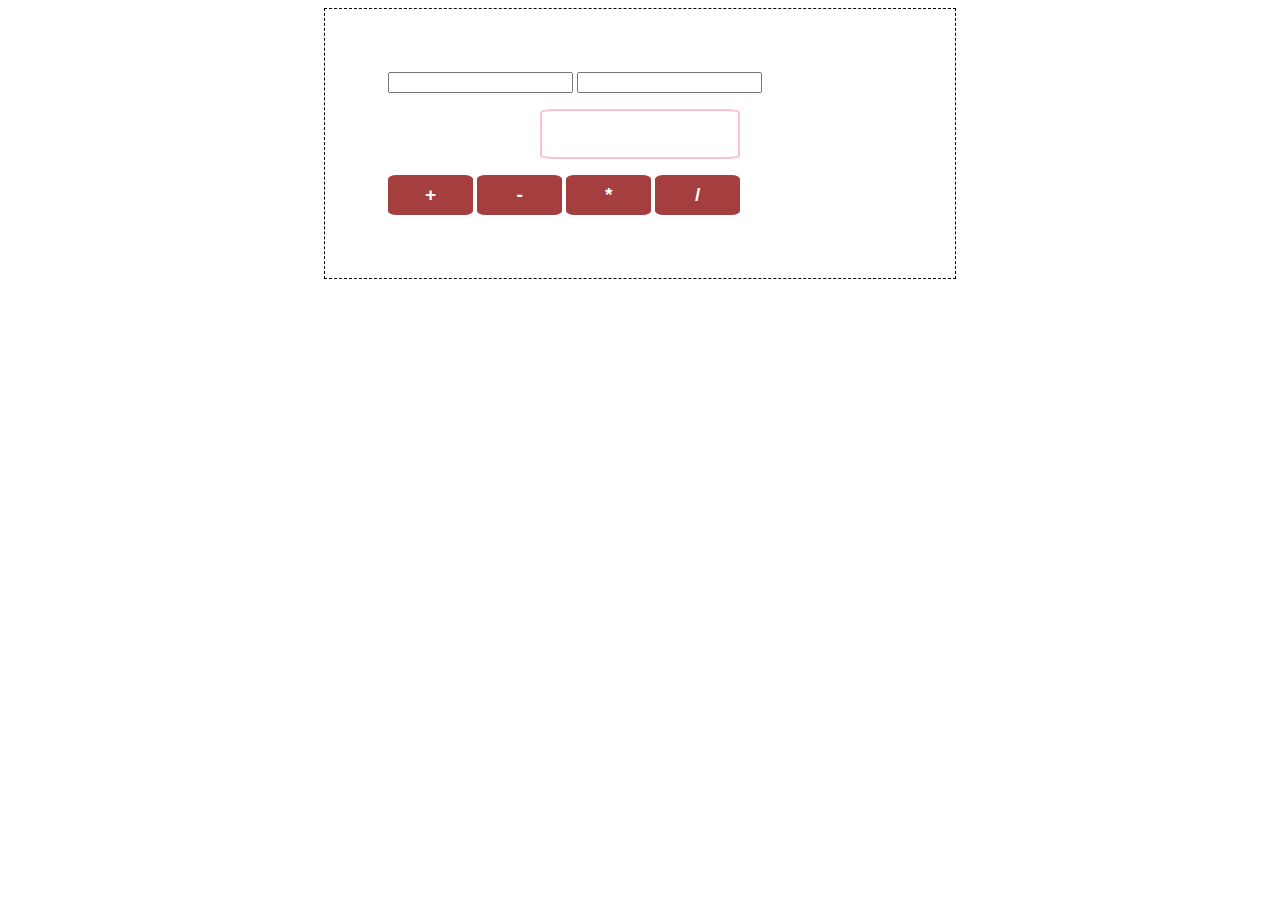
<file: jsAssignment1-SimpelCalculator-48-SamarNasr/index.html>
<!DOCTYPE html>
<html lang="en">
<head>
    <meta charset="UTF-8">
    <meta name="viewport" content="width=device-width, initial-scale=1.0">
    <link rel="stylesheet" href="style.css">
    <title>Document</title>
</head>
<body>
    <div>
        <input type="text" id="inpt1">
        <input type="text" id="inpt2">
        <p id="result"></p>
        <button onclick="add();">+</button>
        <button onclick="sub();">-</button>
        <button onclick="multiplier();">*</button>
        <button onclick="division();">/</button>
    </div>

    <script src="index.js"></script>
</body>
</html>
</file>
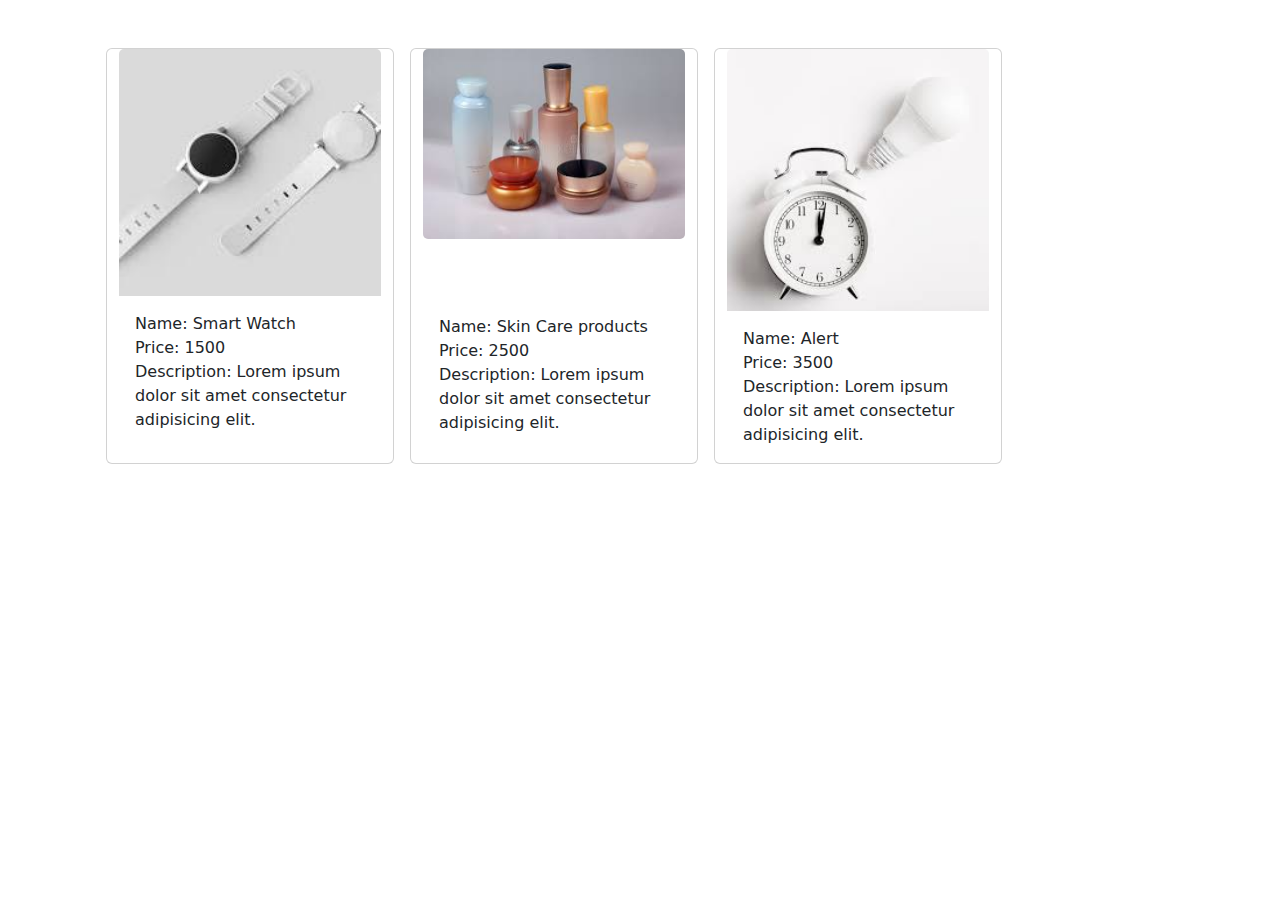
<file: jsAssignment2-Product list-48-SamarNasr/index.html>
<!DOCTYPE html>
<html lang="en">
<head>
    <meta charset="UTF-8">
    <meta name="viewport" content="width=device-width, initial-scale=1.0">
    <link rel="stylesheet" href="CSS/bootstrap.css">
    <link rel="stylesheet" href="CSS/index.css">
    <link rel="stylesheet" href="CSS/all.css">
    <title>js-assignment2-48-SamarNasr</title>
</head>
<body>

    <div class="container p-5">
        <div class="row gap-3">
            <div class="card" style="width: 18rem;">
                <img src="IMGS/img1.jpg" class="card-img-top" alt="...">
                <div class="card-body">
                <p id="crd1" class="card-text"></p>
                </div>
            </div>

            <div class="card" style="width: 18rem;">
                <img src="IMGS/img2.jpg" class="card-img-top card-img-bottom" alt="...">
                <div class="card-body">
                <p id="crd2" class="card-text"></p>
                </div>
            </div>

            <div class="card" style="width: 18rem;">
                <img src="IMGS/img3.jpg" class="card-img-top" alt="...">
                <div class="card-body">
                <p id="crd3" class="card-text"></p>
                </div>
            </div>
        </div>
    </div>

    <script src="JS/index.js"></script>
</body>
</html>
</file>
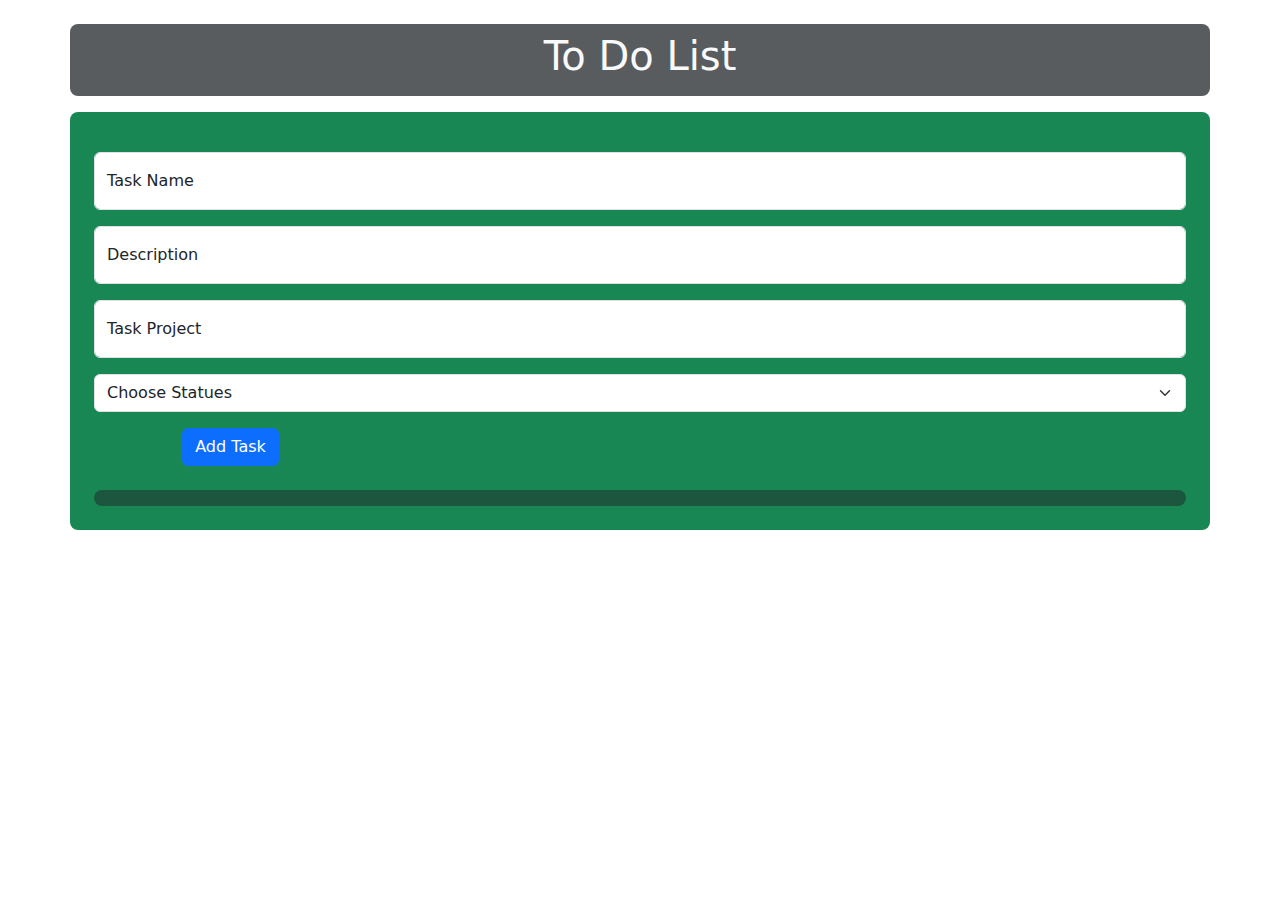
<file: jsAssignment3-Todo list-48-SamarNasr/index.html>
<!DOCTYPE html>
<html lang="en">

<head>
    <meta charset="UTF-8">
    <meta name="viewport" content="width=device-width, initial-scale=1.0">
    <link rel="stylesheet" href="CSS/bootstrap.css">
    <link rel="stylesheet" href="CSS/index.css">
    <link rel="stylesheet" href="CSS/all.css">
    <title>jsTask3-TODO_List_app-48-SamarNasr</title>
</head>

<body>
    <!-- Start Head -->
    <div class="container bg-opacity-75 bg-dark text-center text-light p-2 mt-4 rounded-3">
        <h1>to do list</h1>
    </div>
    <!-- End Head -->
    <div class="container bg-success text-center  p-4 mt-3 rounded-3">
        <!-- Start Add Tasks  -->
        <div class="form-floating  flex-nowrap my-3">
            <input type="text" class="form-control" id="Task-Name" placeholder="" aria-label="Username"
                aria-describedby="addon-wrapping">
            <label for="Task-Name">task name</label>
        </div>
        <div class="form-floating  flex-nowrap my-3">
            <input type="text" class="form-control" id="Description" placeholder="" aria-label="Username"
                aria-describedby="addon-wrapping">
            <label for="Description">description</label>
        </div>
        <div class="form-floating  flex-nowrap my-3">
            <input type="text" class="form-control" id="Task-Project" placeholder="" aria-label="Username"
                aria-describedby="addon-wrapping">
            <label for="Task-Project">task project</label>
        </div>
        <select class="form-select" id="statues" aria-label="Default select example my-3">
            <option selected>Choose Statues</option>
            <option value="Not-Started">not started</option>
            <option value="In-progress">in progress</option>
            <option value="Finshed">Finshed</option>
        </select>
        <button onclick="addTask()" class="btn btn-primary my-3" id="add">Add Task</button>
        <button  onclick="updateTask()" class="btn btn-info my-3 d-none" id="update">Update</button>
        <!-- End Add Tasks  -->
        <!-- Start Tasks S  -->
        <div id="Taskcon" class="container bg-opacity-50 bg-dark p-2 mt-2 rounded-3 d-flex flex-wrap"></div>
        <!-- End Tasks  -->
    </div>

    <script src="JS/index.js"></script>
</body>

</html>
</file>
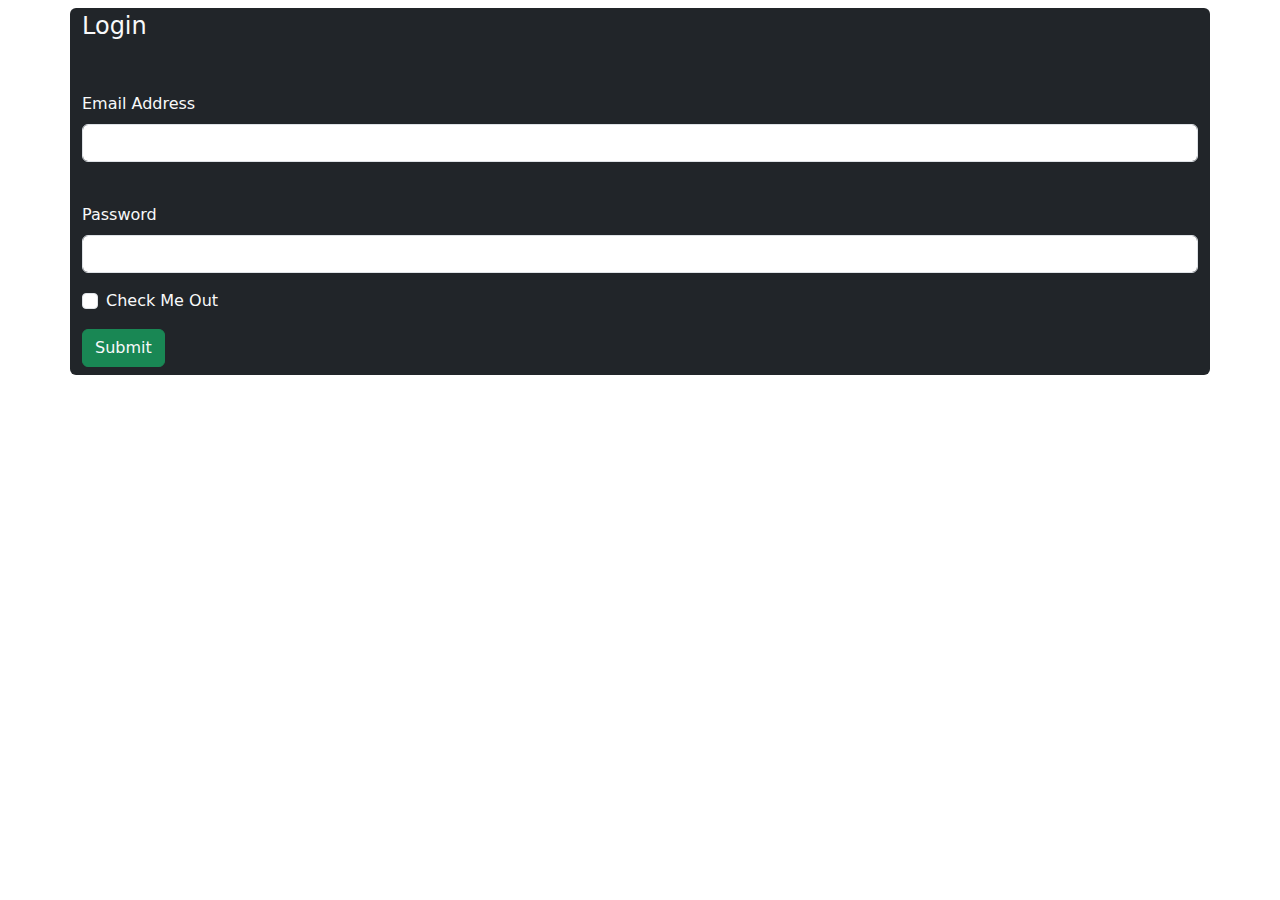
<file: jsAssignment4-Deal with APIs-48-SamarNasr/index.html>
<!DOCTYPE html>
<html lang="en">

<head>
    <meta charset="UTF-8">
    <meta name="viewport" content="width=device-width, initial-scale=1.0">
    <link rel="stylesheet" href="CSS/bootstrap.min.css">
    <link rel="stylesheet" href="CSS/index.css">
    <link rel="stylesheet" href="CSS/all.css">
    <title>jsTask4</title>
</head>

<body>

    <div class="container bg-dark mt-2 rounded-2">
        <form action="second.html" target="_blank">
            <fieldset>
                <legend class="text-light mb-5">login</legend>
                <div class="mb-3 text-light">
                    <label for="exampleInputEmail1" class="form-label">Email address</label>
                    <input type="email" class="form-control" id="exampleInputEmail1" aria-describedby="emailHelp">
                    <div id="emailHelp" class="form-text">We'll never share your email with anyone else.</div>
                </div>
                <div class="mb-3 text-light">
                    <label for="exampleInputPassword1" class="form-label">Password</label>
                    <input type="password" class="form-control" id="exampleInputPassword1">
                </div>
                <div class="mb-3 form-check text-light">
                    <input type="checkbox" class="form-check-input" id="exampleCheck1">
                    <label class="form-check-label" for="exampleCheck1">Check me out</label>
                </div>
                <button type="submit" class="btn btn-success text-light mb-2">Submit</button>
            </fieldset>
        </form>
    </div>
    
</body>

</html>
</file>
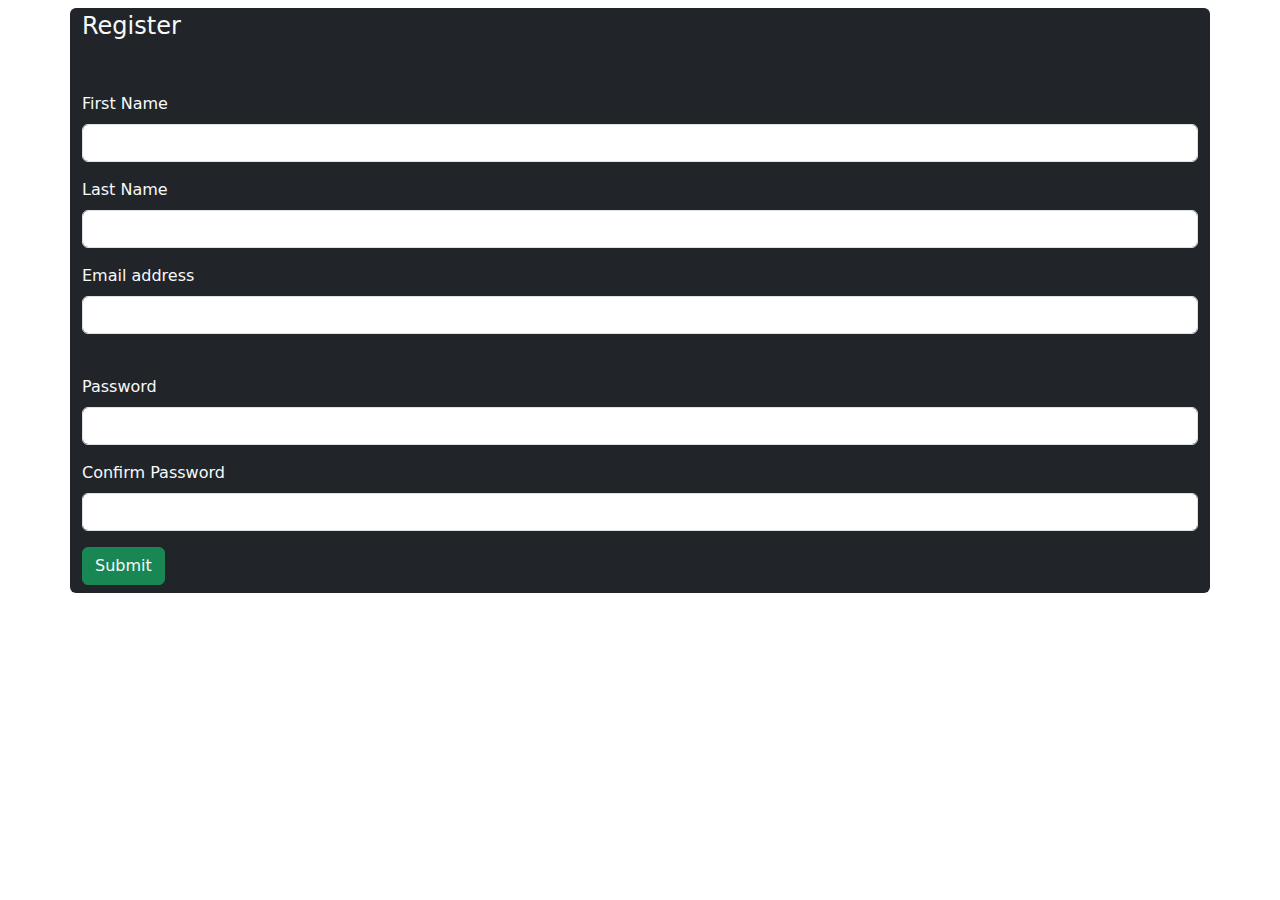
<file: jsAssignment6-eLearning platform-48-SamarNasr/index.html>
<!DOCTYPE html>
<html lang="en">

<head>
    <meta charset="UTF-8">
    <meta name="viewport" content="width=device-width, initial-scale=1.0">
    <link rel="stylesheet" href="CSS/bootstrap.css">
    <link rel="stylesheet" href="CSS/index.css">
    <link rel="stylesheet" href="CSS/all.css">
    <title>Document</title>
</head>

<body>

    <div class="container bg-dark mt-2 rounded-2">
        <form action="Home.html" target="_blank" onsubmit="return Validation()">
            <fieldset>
                <legend class="text-light mb-5">Register</legend>
                <div class="mb-3 text-light">
                    <label for="InputFname" class="form-label">First Name</label>
                    <input type="text" class="form-control" id="InputFname">
                    <div id="fnameError" class="text-danger"></div>
                </div>
                <div class="mb-3 text-light">
                    <label for="InputLname" class="form-label">Last Name</label>
                    <input type="text" class="form-control" id="InputLname">
                    <div id="lnameError" class="text-danger"></div>
                </div>
                <div class="mb-3 text-light">
                    <label for="InputEmail1" class="form-label">Email address</label>
                    <input type="email" class="form-control" id="InputEmail1" aria-describedby="emailHelp">
                    <div id="emailError" class="text-danger"></div>
                    <div id="emailHelp" class="form-text">We'll never share your email with anyone else.</div>
                </div>
                <div class="mb-3 text-light">
                    <label for="InputPassword" class="form-label">Password</label>
                    <input type="password" class="form-control" id="InputPassword">
                    <div id="passwordError" class="text-danger"></div>
                </div>
                <div class="mb-3 text-light">
                    <label for="InputConfirmPassword" class="form-label">Confirm Password</label>
                    <input type="password" class="form-control" id="InputConfirmPassword">
                    <div id="confirmPasswordError" class="text-danger"></div>
                </div>
                <button type="submit" class="btn btn-success text-light mb-2 m-auto">Submit</button>
            </fieldset>
        </form>
    </div>

    <script src="JS/index.js"></script>
</body>

</html>
</file>
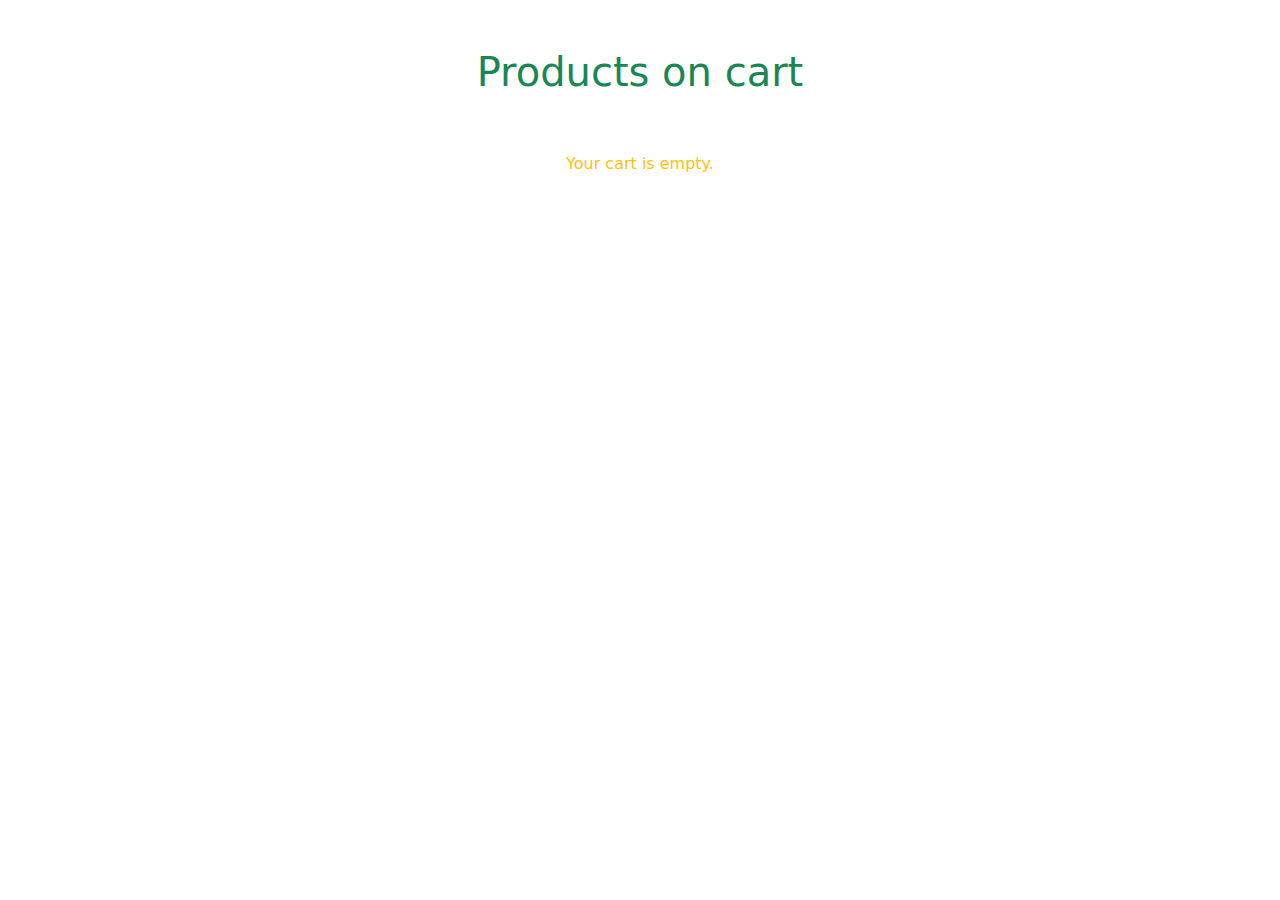
<file: jsAssignment4-Deal with APIs-48-SamarNasr/cart.html>
<!DOCTYPE html>
<html lang="en">

<head>
    <meta charset="UTF-8">
    <meta name="viewport" content="width=device-width, initial-scale=1.0">
    <link rel="stylesheet" href="CSS/bootstrap.min.css">
    <title>Document</title>
</head>

<body onload=" getANDdisplayCart()">
    <h1 class="text-center text-success my-5">Products on cart</h1>
    <div class="cartp my-3 p-2 d-flex row"></div>

    <script src="JS/index.js"></script>
</body>

</html>
</file>
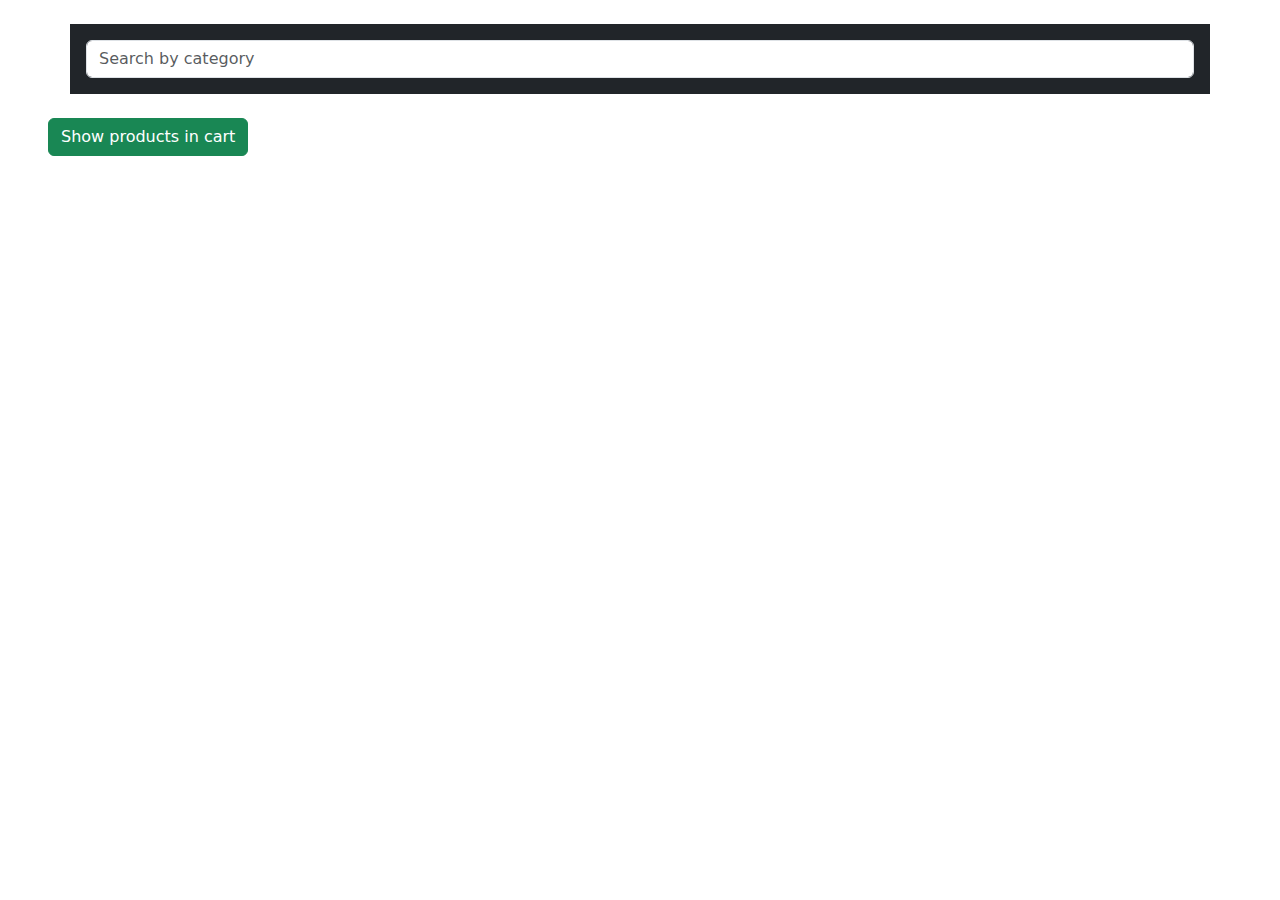
<file: jsAssignment4-Deal with APIs-48-SamarNasr/second.html>
<!DOCTYPE html>
<html lang="en">

<head>
    <meta charset="UTF-8">
    <meta name="viewport" content="width=device-width, initial-scale=1.0">
    <link rel="stylesheet" href="CSS/bootstrap.min.css">
    <title>cards</title>
</head>

<body>
    <div class="container bg-dark my-4 p-3">
        <input id="searchp" class="form-control me-2" type="search" placeholder="Search by category" aria-label="Search"
            oninput="search()">
    </div>
    <div class="cart-num">
        <a href="cart.html" target="_blank" class="btn btn-success mx-5">Show products in cart</a>
        <h3 class="num text-success mx-3"></h3>
    </div>
    <div class="Pcard my-3 p-2 d-flex row"></div>

    <script src="JS/index.js"></script>
</body>
</file>
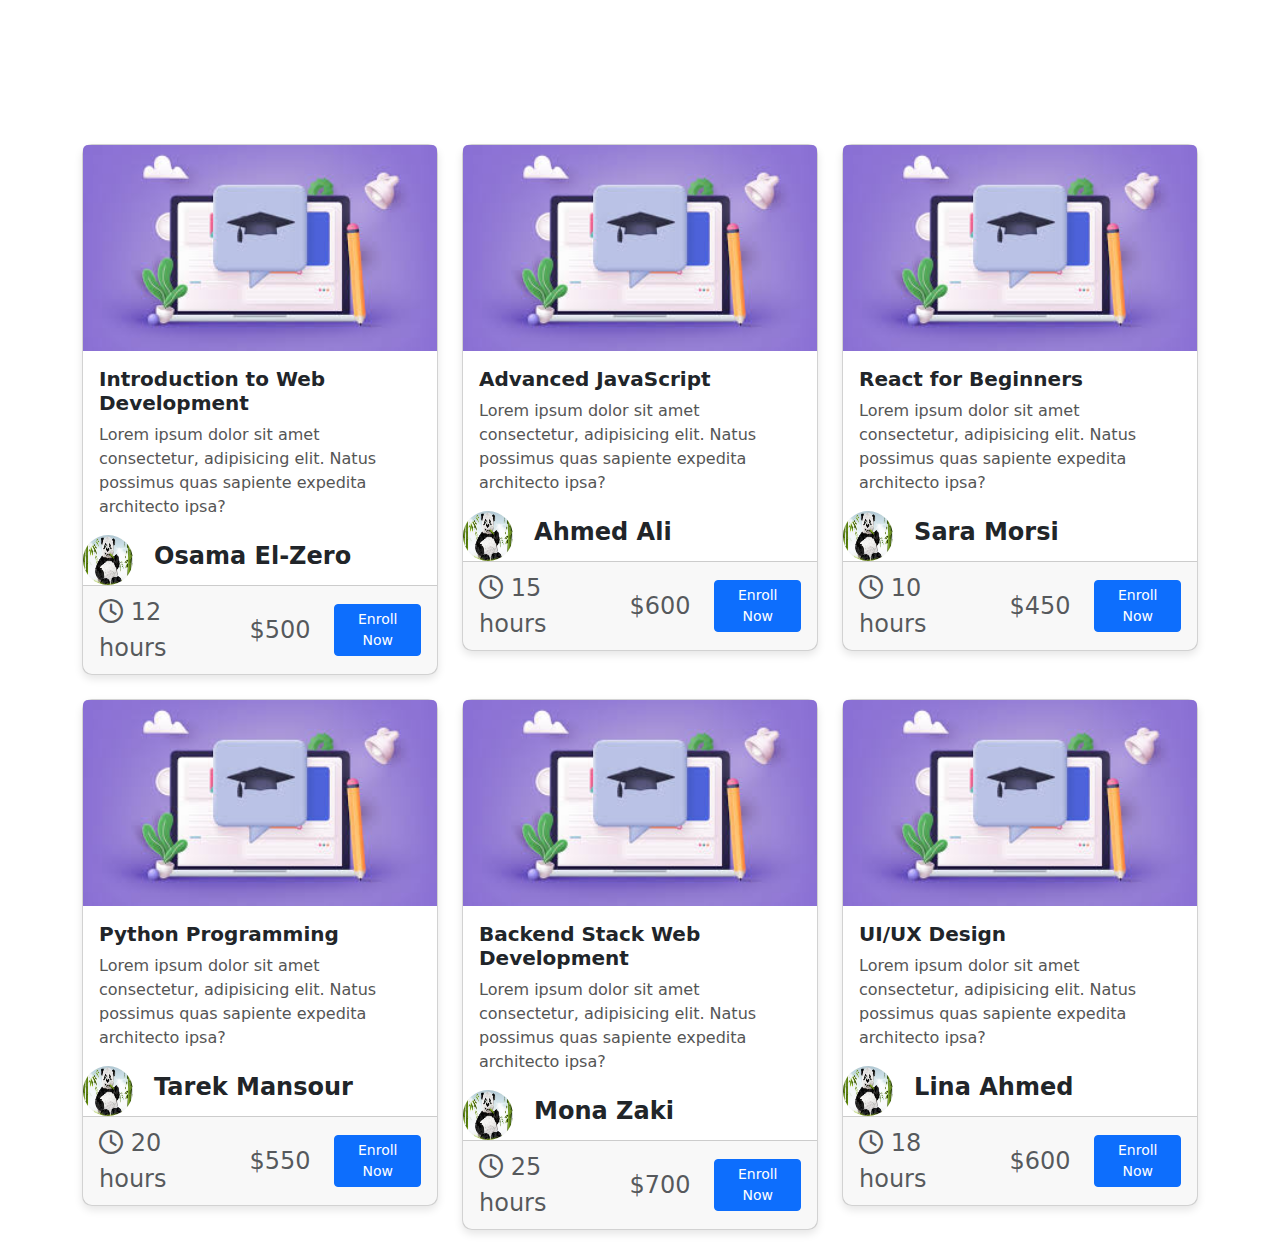
<file: jsAssignment6-eLearning platform-48-SamarNasr/Home.html>
<!DOCTYPE html>
<html lang="en">

<head>
    <meta charset="UTF-8">
    <meta name="viewport" content="width=device-width, initial-scale=1.0">
    <link rel="stylesheet" href="CSS/bootstrap.css">
    <link rel="stylesheet" href="CSS/index.css">
    <link rel="stylesheet" href="CSS/all.css">
    <title>Home</title>
</head>

<body>

    <h1 class="hederName text-success m-5 py-4 text-center"></h1>
    <div class="container mt-5">
        <div class="row">

            <div class="col-md-4 mb-4">
                <div class="card">
                    <img src="IMGS/img2.jpg" alt="Course Image" class="card-img-top">
                    <div class="card-body">
                        <h5 class="card-title">Introduction to Web Development</h5>
                        <p class="card-text">Lorem ipsum dolor sit amet consectetur, 
                            adipisicing elit. Natus possimus quas sapiente expedita architecto ipsa?</p>
                    </div>
                    <div class="teacher">
                        <img src="IMGS/img1.jpg" width="50" height="50" class="rounded-circle">
                        <span class="mx-3 fs-4 fw-bold">Osama El-Zero</span>
                    </div>
                    <div class="card-footer text-muted fs-4">
                        <span><i class="fa-regular fa-clock"></i> 12 hours</span>
                        <span class="mx-4">$500</span>
                        <a href="payment.html" target="_blank" class="btn btn-primary btn-sm float-right" 
                        onclick="storeCourseData('Introduction to Web Development', '12 hours', '$500')">Enroll Now</a>
                    </div>
                </div>
            </div>
            
            <div class="col-md-4 mb-4">
                <div class="card">
                    <img src="IMGS/img2.jpg" alt="Course Image" class="card-img-top">
                    <div class="card-body">
                        <h5 class="card-title">Advanced JavaScript</h5>
                        <p class="card-text">Lorem ipsum dolor sit amet consectetur, 
                            adipisicing elit. Natus possimus quas sapiente expedita architecto ipsa?</p>
                    </div>
                    <div class="teacher">
                        <img src="IMGS/img1.jpg" width="50" height="50" class="rounded-circle">
                        <span class="mx-3 fs-4 fw-bold">Ahmed Ali</span>
                    </div>
                    <div class="card-footer text-muted fs-4">
                        <span><i class="fa-regular fa-clock"></i> 15 hours</span>
                        <span class="mx-4">$600</span>
                        <a href="payment.html" target="_blank" class="btn btn-primary btn-sm float-right" 
                        onclick="storeCourseData('Advanced JavaScript', '15 hours', '$600')">Enroll Now</a>
                    </div>
                </div>
            </div>

            <div class="col-md-4 mb-4">
                <div class="card">
                    <img src="IMGS/img2.jpg" alt="Course Image" class="card-img-top">
                    <div class="card-body">
                        <h5 class="card-title">React for Beginners</h5>
                        <p class="card-text">Lorem ipsum dolor sit amet consectetur, 
                            adipisicing elit. Natus possimus quas sapiente expedita architecto ipsa?</p>
                    </div>
                    <div class="teacher">
                        <img src="IMGS/img1.jpg" width="50" height="50" class="rounded-circle">
                        <span class="mx-3 fs-4 fw-bold">Sara Morsi</span>
                    </div>
                    <div class="card-footer text-muted fs-4">
                        <span><i class="fa-regular fa-clock"></i> 10 hours</span>
                        <span class="mx-4">$450</span>
                        <a href="payment.html" target="_blank" class="btn btn-primary btn-sm float-right" 
                        onclick="storeCourseData('React for Beginners', '10 hours', '$450')">Enroll Now</a>
                    </div>
                </div>
            </div>

            <div class="col-md-4 mb-4">
                <div class="card">
                    <img src="IMGS/img2.jpg" alt="Course Image" class="card-img-top">
                    <div class="card-body">
                        <h5 class="card-title">Python Programming</h5>
                        <p class="card-text">Lorem ipsum dolor sit amet consectetur, 
                            adipisicing elit. Natus possimus quas sapiente expedita architecto ipsa?</p>
                    </div>
                    <div class="teacher">
                        <img src="IMGS/img1.jpg" width="50" height="50" class="rounded-circle">
                        <span class="mx-3 fs-4 fw-bold">Tarek Mansour</span>
                    </div>
                    <div class="card-footer text-muted fs-4">
                        <span><i class="fa-regular fa-clock"></i> 20 hours</span>
                        <span class="mx-4">$550</span>
                        <a href="payment.html" target="_blank" class="btn btn-primary btn-sm float-right" 
                        onclick="storeCourseData('Python Programming', '20 hours', '$550')">Enroll Now</a>
                    </div>
                </div>
            </div>

            <div class="col-md-4 mb-4">
                <div class="card">
                    <img src="IMGS/img2.jpg" alt="Course Image" class="card-img-top">
                    <div class="card-body">
                        <h5 class="card-title">Backend Stack Web Development</h5>
                        <p class="card-text">Lorem ipsum dolor sit amet consectetur, 
                            adipisicing elit. Natus possimus quas sapiente expedita architecto ipsa?</p>
                    </div>
                    <div class="teacher">
                        <img src="IMGS/img1.jpg" width="50" height="50" class="rounded-circle">
                        <span class="mx-3 fs-4 fw-bold">Mona Zaki</span>
                    </div>
                    <div class="card-footer text-muted fs-4">
                        <span><i class="fa-regular fa-clock"></i> 25 hours</span>
                        <span class="mx-4">$700</span>
                        <a href="payment.html" target="_blank" class="btn btn-primary btn-sm float-right" 
                        onclick="storeCourseData('Backend Stack Web Development', '25 hours', '$700')">Enroll Now</a>
                    </div>
                </div>
            </div>

            <div class="col-md-4 mb-4">
                <div class="card">
                    <img src="IMGS/img2.jpg" alt="Course Image" class="card-img-top">
                    <div class="card-body">
                        <h5 class="card-title">UI/UX Design</h5>
                        <p class="card-text">Lorem ipsum dolor sit amet consectetur, 
                            adipisicing elit. Natus possimus quas sapiente expedita architecto ipsa?</p>
                    </div>
                    <div class="teacher">
                        <img src="IMGS/img1.jpg" width="50" height="50" class="rounded-circle">
                        <span class="mx-3 fs-4 fw-bold">Lina Ahmed</span>
                    </div>
                    <div class="card-footer text-muted fs-4">
                        <span><i class="fa-regular fa-clock"></i> 18 hours</span>
                        <span class="mx-4">$600</span>
                        <a href="payment.html" target="_blank" class="btn btn-primary btn-sm float-right" 
                        onclick="storeCourseData('UI/UX Design', '18 hours', '$600')">Enroll Now</a>
                    </div>
                </div>
            </div>

        </div>
    </div>

    <script src="JS/index.js"></script>
</body>

</html>
</file>
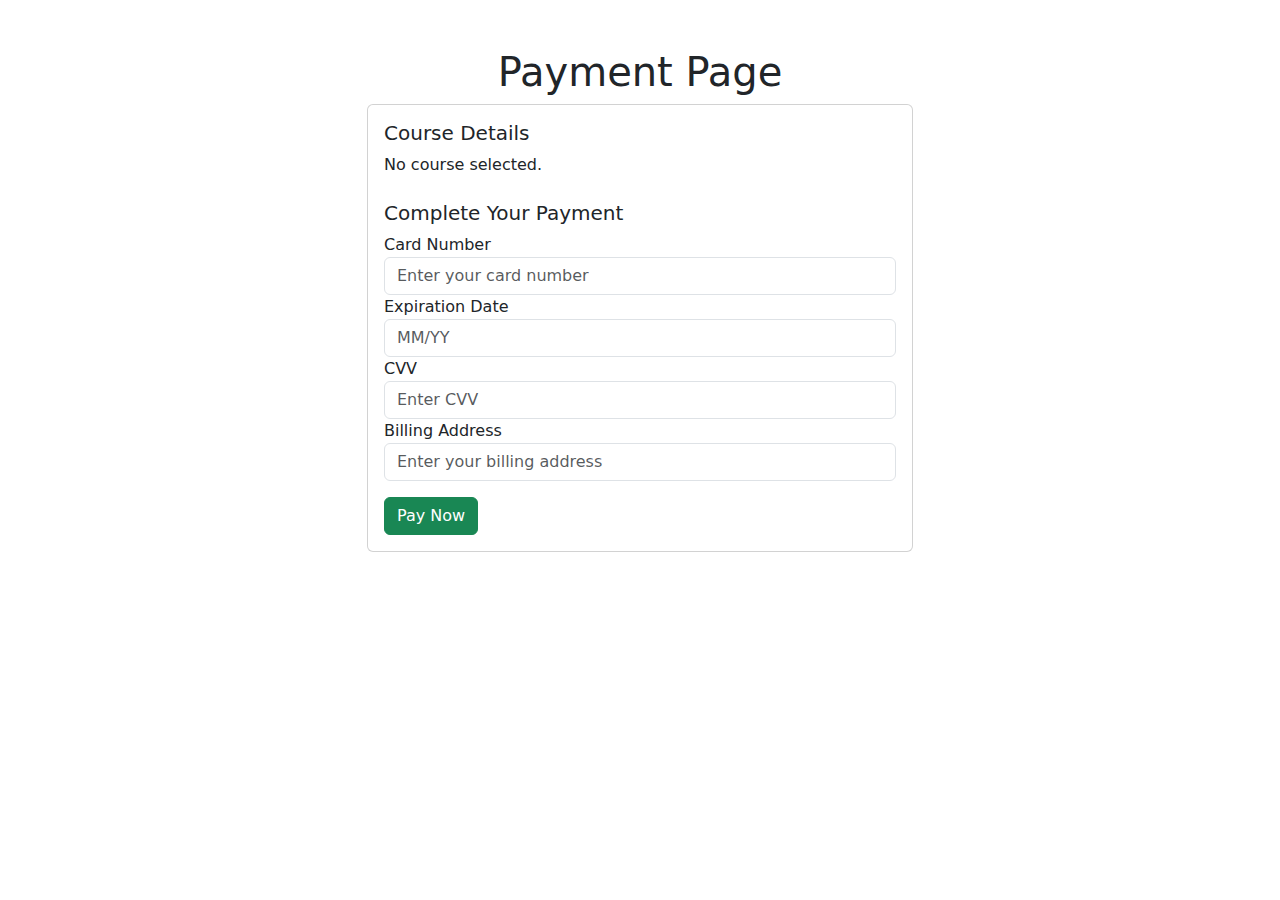
<file: jsAssignment6-eLearning platform-48-SamarNasr/payment.html>
<!DOCTYPE html>
<html lang="en">

<head>
    <meta charset="UTF-8">
    <meta name="viewport" content="width=device-width, initial-scale=1.0">
    <link rel="stylesheet" href="CSS/bootstrap.css">
    <link rel="stylesheet" href="CSS/all.css">
    <title>Payment</title>
</head>

<body>

    <div class="container mt-5">
        <h1 class="text-center">Payment Page</h1>
        <div class="row">
            <div class="col-md-6 offset-md-3">
                <div class="card">
                    <div class="card-body">
                        <h5 class="card-title">Course Details</h5>
                        <div id="courseDetails">
                        </div>
                        <h5 class="card-title mt-4">Complete Your Payment</h5>
                        <form id="paymentForm" onsubmit="return Payment()">
                            <div class="form-group">
                                <label for="cardNumber">Card Number</label>
                                <input type="text" class="form-control" id="cardNumber" placeholder="Enter your card number" required>
                            </div>
                            <div class="form-group">
                                <label for="expirationDate">Expiration Date</label>
                                <input type="text" class="form-control" id="expirationDate" placeholder="MM/YY" required>
                            </div>
                            <div class="form-group">
                                <label for="cvv">CVV</label>
                                <input type="text" class="form-control" id="cvv" placeholder="Enter CVV" required>
                            </div>
                            <div class="form-group">
                                <label for="billingAddress">Billing Address</label>
                                <input type="text" class="form-control" id="billingAddress" placeholder="Enter your billing address" required>
                            </div>
                            <button type="submit" class="btn btn-success btn-block mt-3">Pay Now</button>
                        </form>
                    </div>
                </div>
            </div>
        </div>
    </div>

    <script src="JS/index.js"></script>
</body>

</html>
</file>
<file: jsAssignment1-SimpelCalculator-48-SamarNasr/style.css>
*{
    box-sizing: border-box;
}

div{
    width: 50%;
    margin: auto;
    padding: 5%;
    justify-items: center;
    border: 1px black dashed;
}

p{
    width: 200px;
    aspect-ratio: 4/1;
    border: 2px pink solid;
    border-radius: 7%;
}

button{
    width: 85px;
    height: 40px;
    color: white;
    background-color: rgb(165, 62, 62) ;
    border: none;
    border-radius: 10%;
    font-weight: bolder;
    font-size: larger;
    transition: .2s;
}
button:hover{
    transform: scale(.9);
    opacity: .7;
}
button:active{
    color: rgb(165, 62, 62);
    background-color: white;
    border: 2px rgb(165, 62, 62) solid;
}
</file>
<file: jsAssignment2-Product list-48-SamarNasr/CSS/index.css>
.card-img-bottom{
    margin-bottom: 60px;
}
</file>
<file: jsAssignment3-Todo list-48-SamarNasr/CSS/index.css>
body {
    text-transform: capitalize;
}

.btn-primary {
    margin-left: -70%;
    margin-right: 5%;
}
.info{
    margin-left: -70%;
}
</file>
<file: jsAssignment4-Deal with APIs-48-SamarNasr/CSS/index.css>
body {
    text-transform: capitalize;
}

.btn-primary {
    margin-left: -70%;
    margin-right: 5%;
}
.info{
    margin-left: -70%;
}
</file>
<file: jsAssignment6-eLearning platform-48-SamarNasr/CSS/index.css>
.card {
    border-radius: 10px;
    box-shadow: 0 4px 8px rgba(0, 0, 0, 0.1);
}

.card-title {
    font-size: 1.25rem;
    font-weight: bold;
}

.card-text {
    font-size: 1rem;
    color: #555;
}

.card-footer {
    display: flex;
    justify-content: space-between;
    align-items: center;
}

.card-footer .btn {
    margin-left: auto;
}
</file>
